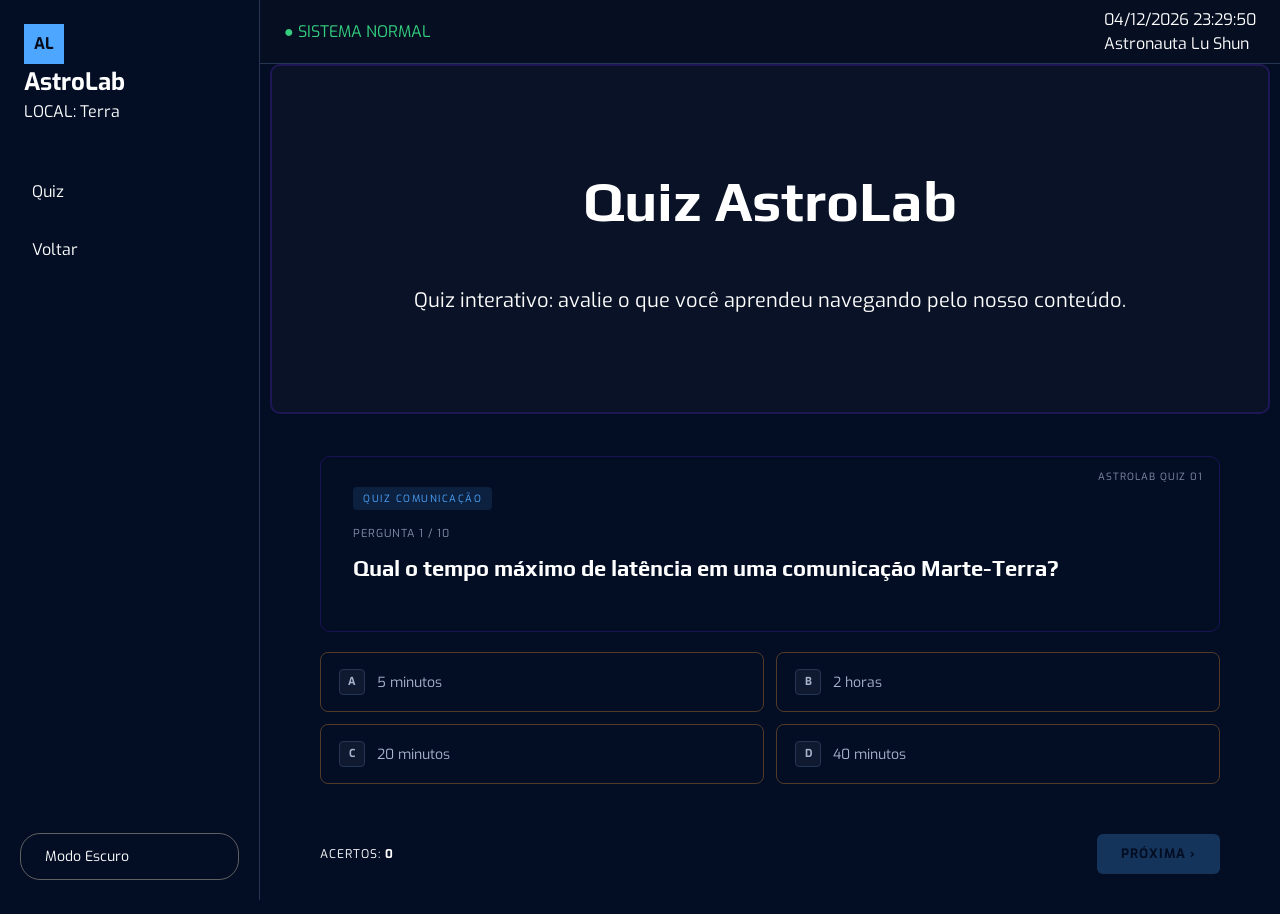
<file: pages/quiz.html>
<!DOCTYPE html>
<html lang="pt-br">
<head>
    <meta charset="UTF-8">
    <meta name="viewport" content="width=device-width, initial-scale=1.0">
    <link rel="shortcut icon" href="../images/intellect.png" type="image/png">

    <title>Quiz AstroLab</title>

    <link rel="stylesheet" href="../css/reset.css">
    <link rel="stylesheet" href="../css/variaveis.css">
    <link rel="stylesheet" href="../css/quiz.css">
    <link rel="stylesheet" href="../css/quiz-additions.css">

    <link rel="preconnect" href="https://fonts.googleapis.com">
    <link rel="preconnect" href="https://fonts.gstatic.com" crossorigin>
    <link href="https://fonts.googleapis.com/css2?family=Play:wght@400;700&display=swap" rel="stylesheet">

    <!-- Basic Icons -->
    <link href="https://cdn.boxicons.com/3.0.8/fonts/basic/boxicons.min.css" rel="stylesheet">
    <!-- Filled Icons -->
    <link href="https://cdn.boxicons.com/3.0.8/fonts/filled/boxicons-filled.min.css" rel="stylesheet">
    <!-- Brand Icons -->
    <link href="https://cdn.boxicons.com/3.0.8/fonts/brands/boxicons-brands.min.css" rel="stylesheet">

</head>
<body>
    
<aside class="sidebar">

    <div class="logo">
        <div class="logo-icon">AL</div>

        <div>
            <h2>AstroLab</h2>
            <p> LOCAL: Terra</p>
        </div>
    </div>

    <nav>

        <a href="#" class="nav-inicio"> <i class="bxf bx-brain"></i> Quiz </a>
        <a href="../index.html" class="nav-problema"> <i class="bxf bx-reply-big"></i> Voltar </a>
        
    </nav>

    <div class="tema-container">
        <button id="tema-alt">
            <i class="bx bx-moon" id="tema-icone"></i>
            <span id="tema-txt"> Modo Escuro </span>
        </button>

    </div>
</aside>


<div class="main">

    <header>

        <div class="status">
            ● SISTEMA NORMAL
        </div>

        <div class="header-right">

            <div id="clock"></div>

            <div class="user">
                Astronauta Lu Shun
            </div>

        </div>

    </header>
    
    <div class="quiz-card">
        <h1> Quiz AstroLab</h1>
        
        <p> Quiz interativo: avalie o que você aprendeu navegando pelo nosso conteúdo. </p>

    </div>

    <div id="quiz-area"></div>

</div>

    <script src="../js/quiz.js"></script>

</body>
</html>
</file>
<file: css/variaveis.css>
@import url('https://fonts.googleapis.com/css2?family=Exo:ital,wght@0,100..900;1,100..900&family=Play:wght@400;700&display=swap');


:root{
    --background-primary: #030e25;
    --background-secondary: #051224;
    --background-sidebar: #08112100;
    --background-header: #081121d1;


    --title: 'Play';
    --text: 'Exo';
    --text-size: 18px;

    --title-size: 56px;

    --background-color: #49494988;

    --border-color: #616161;


}

html.light-tema {
    --background-primary: #6494c4d1;
    --background-secondary: #48719bd1;
    --background-sidebar: #6494c4;
    --background-header: #6494c4ab;

    --background-card: rgba(23, 27, 44, 0.651);

    --background-barra: #2b67a3;
    --background-barra2: #b3c4d5;

    --text-color: #1d1b1b;
    --border-color: #301611;

    --background-color: #d8d8d8;
}

html.galaxy-tema {
    --background-primary: #000000;
    --background-secondary: #1b1342;
    --background-sidebar: #1a0f4700;
    --border-color: #5b23de;
    --text-color: #e0d7ff;
    --background-header: #000000cf;


    --background-color: #283046b0;
}
</file>
<file: css/quiz.css>
html{ 
    scroll-behavior:smooth;
}

*{
    margin:0;
    padding:0;
}

body{
    margin: 0;
    display:flex;
    background: var(--background-primary);
    color:white;
    font-family: var(--text);
}


.sidebar{
    width:260px;
    height:100vh;
    background: var(--background-sidebar);
    color: var(--text-color);
    border-right:1px solid #263552;
    position:fixed;

    display: flex;
    flex-direction: column;
}

.tema-container {
    margin-top: auto; 
    padding: 20px;
    /* border-top: 1px solid var(--border-color); */
}

#tema-alt {
    width: 100%;
    display: flex;
    align-items: center;
    gap: 12px;
    padding: 12px;
    background: transparent;
    /* background-color: var(--background-color); */
    border: 1px solid var(--border-color);
    border-radius: 20px;
    color: var(--text-muted);
    font-family: var(--text);
    font-size: 14px;
    cursor: pointer;
    transition: all ease 0.3s;
}

#tema-alt:hover {
    background-color: var(--background-color);
    /* background: #18233B; */
    color: var(--text-color);
}

html.light-tema .tema-alt:hover {
    background: #e2e8f0;
}



.main{
    margin-left:260px;
    flex:1;
    width: calc(100% - 260px);

    min-height: 100vh;
    display: flex;
    flex-direction: column;
    justify-content: center;
    align-items: center;

    padding-top: 64px;
    box-sizing: border-box;

    color: var(--text-color);
}

header{
    height:64px;
    background: var(--background-header);
    border-bottom:1px solid #263552;

    display:flex;
    justify-content:space-between;
    align-items:center;
    
    padding:0 24px;

    position:fixed;
    top:0;
    left: 260px;
    right: 0;

    z-index:1000;
}

.logo{
    padding:24px;
}

.logo-icon{
    width:40px;
    height:40px;

    background:#4DA6FF;

    color:#050B1A;

    display:flex;
    align-items:center;
    justify-content:center;

    font-weight:bold;
}

nav{
    display:flex;
    flex-direction:column;
    padding:20px;
}

nav a{
    color:var(--text-color);
    text-decoration:none;
    padding:12px;
    border-radius:6px;
    margin-bottom: 10px;

    transition: all ease 0.5s;
}

nav a:hover{
    background:#18233B;
    color:white;
    transform: scale(1.05);
}

.status{
    color:#35D07F;
}



.quiz-card{
    width: 100%;
    max-width: 1000px;
    height: 350px;
    margin: 0;

    border-radius: 10px;
    border:2px solid rgba(91, 35, 222, 0.263);
    background:rgba(23, 27, 44, 0.358);

    display:flex;
    flex-direction:column;
    justify-content:center;
    align-items: center;
}

.quiz-card h1{
    font-family: var(--title);
    font-size:var(--title-size);
    margin: 20px 0;
}

.quiz-card p{
    font-size:20px;
    line-height:1.8;
    max-width:900px;
    padding:20px;
}

.quiz-container {
    width: 100%;
    display: flex;
    justify-content: center;
    align-items: center;
}

.quiz{
    display: none;
    width: 90%;
    max-width: 1000px;
    height: 350px;
    border-radius: 10px;
    border: 2px solid rgba(91, 35, 222, 0.263);
    background: rgba(23, 27, 44, 0.358);
    flex-direction: column;
    justify-content: center;
    align-items: center;
}

.quiz.ativo{
    display: flex;
}
</file>
<file: css/quiz-additions.css>
/* =====================
   QUIZ - Estilos
   Adicionar ao quiz.css
   ===================== */

#quiz-area {
    width: 100%;
    max-width: 900px;
    padding: 20px 0 40px;
}

/* Barra de progresso */
.quiz-progress-bar {
    height: 2px;
    background: var(--background-barra2);
    border-radius: 2px;
    margin-bottom: 20px;
    overflow: hidden;
}

.quiz-progress-fill {
    height: 100%;
    background: var(--background-barra);
    border-radius: 2px;
    transition: width 0.4s ease;
}

/* Card da pergunta */
.quiz-question-card {
    position: relative;
    background: var(--background-card);
    border: 1px solid rgba(91, 35, 222, 0.25);
    border-radius: 10px;
    padding: 28px 32px;
    margin-bottom: 20px;
}

.quiz-corner-id {
    position: absolute;
    top: 12px;
    right: 16px;
    font-size: 10px;
    color: #8291a7;
    letter-spacing: 1px;
}

.quiz-tag {
    display: inline-block;
    background: rgba(77, 166, 255, 0.12);
    color: #4DA6FF;
    font-size: 10px;
    padding: 4px 10px;
    border-radius: 4px;
    letter-spacing: 1.5px;
    margin-bottom: 16px;
}

.quiz-q-number {
    font-size: 11px;
    color: #8291a7;
    letter-spacing: 1px;
    margin-bottom: 10px;
}

.quiz-q-text {
    font-size: 22px;
    font-weight: 600;
    line-height: 1.4;
    color: white;
    margin-bottom: 20px;
    font-family: var(--title, 'Play', sans-serif);
}

.quiz-q-meta {
    font-size: 11px;
    color: #4DA6FF;
    letter-spacing: 0.5px;
    opacity: 0.7;
}

/* Alternativas */
.quiz-answers {
    display: grid;
    grid-template-columns: 1fr 1fr;
    gap: 12px;
    margin-bottom: 14px;
}

.quiz-ans-btn {
    background: var(--background-card);
    border: 1px solid #523b26;
    border-radius: 8px;
    padding: 16px 18px;
    text-align: left;
    cursor: pointer;
    font-family: var(--text, 'Courier New', monospace);
    font-size: 14px;
    color: #A8B3CC;
    display: flex;
    align-items: center;
    gap: 12px;
    transition: border-color 0.2s, background 0.2s, color 0.2s;
}

.quiz-ans-btn:hover:not(:disabled) {
    border-color: #4DA6FF;
    background: rgba(77, 166, 255, 0.06);
    color: white;
}

.quiz-ans-letter {
    font-size: 11px;
    background: rgba(255, 255, 255, 0.05);
    border: 1px solid #263552;
    width: 26px;
    height: 26px;
    display: flex;
    align-items: center;
    justify-content: center;
    border-radius: 4px;
    flex-shrink: 0;
    font-weight: bold;
    letter-spacing: 0;
    transition: background 0.2s, border-color 0.2s, color 0.2s;
}

.quiz-ans-btn:disabled {
    cursor: default;
}

/* Estados de resposta */
.quiz-ans-btn.correct {
    border-color: #35D07F;
    background: rgba(53, 208, 127, 0.08);
    color: #35D07F;
}

.quiz-ans-btn.correct .quiz-ans-letter {
    background: #35D07F;
    border-color: #35D07F;
    color: #050B1A;
}

.quiz-ans-btn.wrong {
    border-color: #E24B4A;
    background: rgba(226, 75, 74, 0.08);
    color: #E24B4A;
}

.quiz-ans-btn.wrong .quiz-ans-letter {
    background: #E24B4A;
    border-color: #E24B4A;
    color: white;
}

/* Feedback */
.quiz-feedback {
    font-size: 13px;
    min-height: 20px;
    margin-bottom: 16px;
    letter-spacing: 0.5px;
    color: #8291a7;
}

.feedback-correct {
    color: #35D07F;
}

.feedback-wrong {
    color: #E24B4A;
}

/* Navegação */
.quiz-nav {
    display: flex;
    align-items: center;
    justify-content: space-between;
}

.quiz-score-display {
    font-size: 12px;
    color: var(--background-card);
    letter-spacing: 1px;
}

.quiz-score-display strong {
    color: var(--background-barra)
}

.quiz-btn-next {
    background: #4DA6FF;
    color: #050B1A;
    border: none;
    border-radius: 6px;
    padding: 10px 24px;
    font-family: var(--text, 'Courier New', monospace);
    font-size: 13px;
    font-weight: bold;
    cursor: pointer;
    letter-spacing: 1px;
    transition: opacity 0.2s, transform 0.1s;
}

.quiz-btn-next:hover:not(:disabled) {
    opacity: 0.85;
}

.quiz-btn-next:active:not(:disabled) {
    transform: scale(0.97);
}

.quiz-btn-next:disabled {
    opacity: 0.25;
    cursor: default;
}

/* Tela de resultado */
.quiz-result-card {
    background: rgba(23, 27, 44, 0.5);
    border: 1px solid rgba(91, 35, 222, 0.25);
    border-radius: 10px;
    padding: 48px 32px;
    text-align: center;
}

.result-label {
    font-size: 11px;
    color: #8291a7;
    letter-spacing: 2px;
    margin-bottom: 8px;
}

.result-score {
    font-size: 56px;
    font-weight: bold;
    color: #4DA6FF;
    font-family: var(--title, 'Play', sans-serif);
    margin: 8px 0 12px;
    line-height: 1;
}

.result-pct {
    font-size: 13px;
    letter-spacing: 2px;
    margin-bottom: 20px;
}

.result-excellent { color: #35D07F; }
.result-good      { color: #4DA6FF; }
.result-ok        { color: #F5A623; }
.result-fail      { color: #E24B4A; }

.result-msg {
    font-size: 15px;
    color: #A8B3CC;
    margin-bottom: 32px;
    line-height: 1.6;
}

.quiz-btn-restart {
    background: transparent;
    border: 1px solid #4DA6FF;
    color: #4DA6FF;
    border-radius: 6px;
    padding: 10px 28px;
    font-family: var(--text, 'Courier New', monospace);
    font-size: 13px;
    cursor: pointer;
    letter-spacing: 1px;
    transition: background 0.2s, color 0.2s;
}

.quiz-btn-restart:hover {
    background: rgba(77, 166, 255, 0.1);
}

/* Responsivo */
@media (max-width: 600px) {
    .quiz-answers {
        grid-template-columns: 1fr;
    }

    .quiz-q-text {
        font-size: 18px;
    }

    .result-score {
        font-size: 40px;
    }
}
</file>
